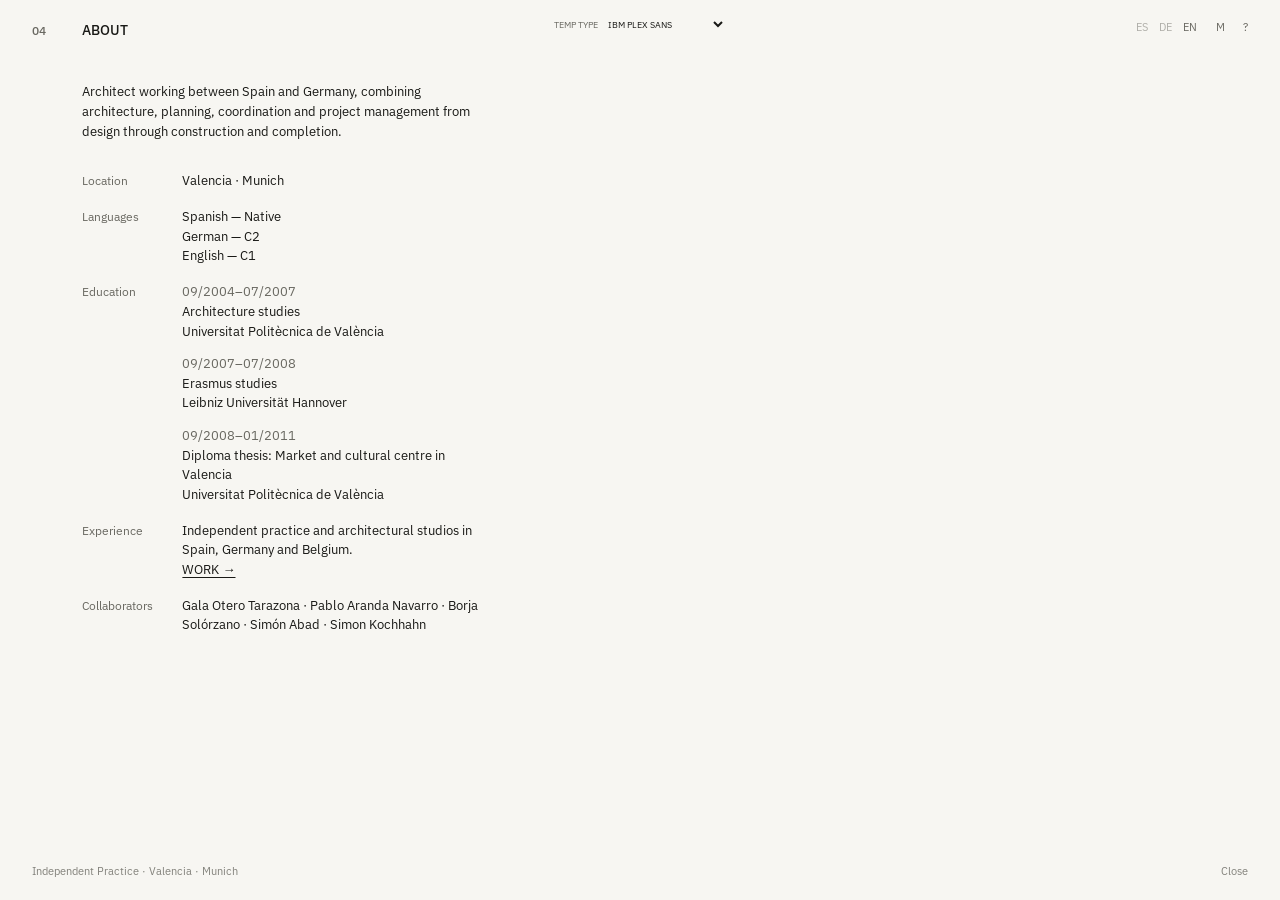
<file: pages/about.html>
<!doctype html>
<html lang="en"><head><meta charset="utf-8"><meta name="viewport" content="width=device-width, initial-scale=1"><meta name="theme-color" content="#f7f6f2"><title>About — Carlos Moya</title><link rel="stylesheet" href="../styles/tokens.css"><link rel="stylesheet" href="../styles/base.css"><link rel="stylesheet" href="../styles/layout.css"><link rel="stylesheet" href="../styles/components.css">
<link rel="stylesheet" href="../styles/log-field.css">
  <link rel="stylesheet" href="../styles/plex-experiment.css">
  <link rel="stylesheet" href="../styles/cursor-experiment.css"><script src="../scripts/theme.js"></script>
<script src="../scripts/cursor-experiment.js" defer></script>
<script src="../scripts/plex-experiment.js" defer></script>
<script src="../scripts/content-data.js" defer></script>
<script src="../content/images.js" defer></script>
<script src="../content/projects.js" defer></script>
<script src="../content/log.js" defer></script>
<script src="../content/work.js" defer></script>
<script src="../content/about.js" defer></script>
<script src="../content/texts.js" defer></script>
<script src="../scripts/i18n.js" defer></script>
<script src="../scripts/site-shell.js" defer></script>
<script src="../scripts/content.js" defer></script>
<script src="../scripts/log-field.js" defer></script>
<script src="../scripts/view-controller.js" defer></script>
<script src="../scripts/shortcuts.js" defer></script>
<script src="../scripts/project-gallery.js" defer></script>
<script src="../scripts/project-preview.js" defer></script>
</head>
<body data-page="about"><div id="site-header"></div><main class="site-main"><noscript>Please enable JavaScript to view this multilingual archive.</noscript></main></body></html>
</file>
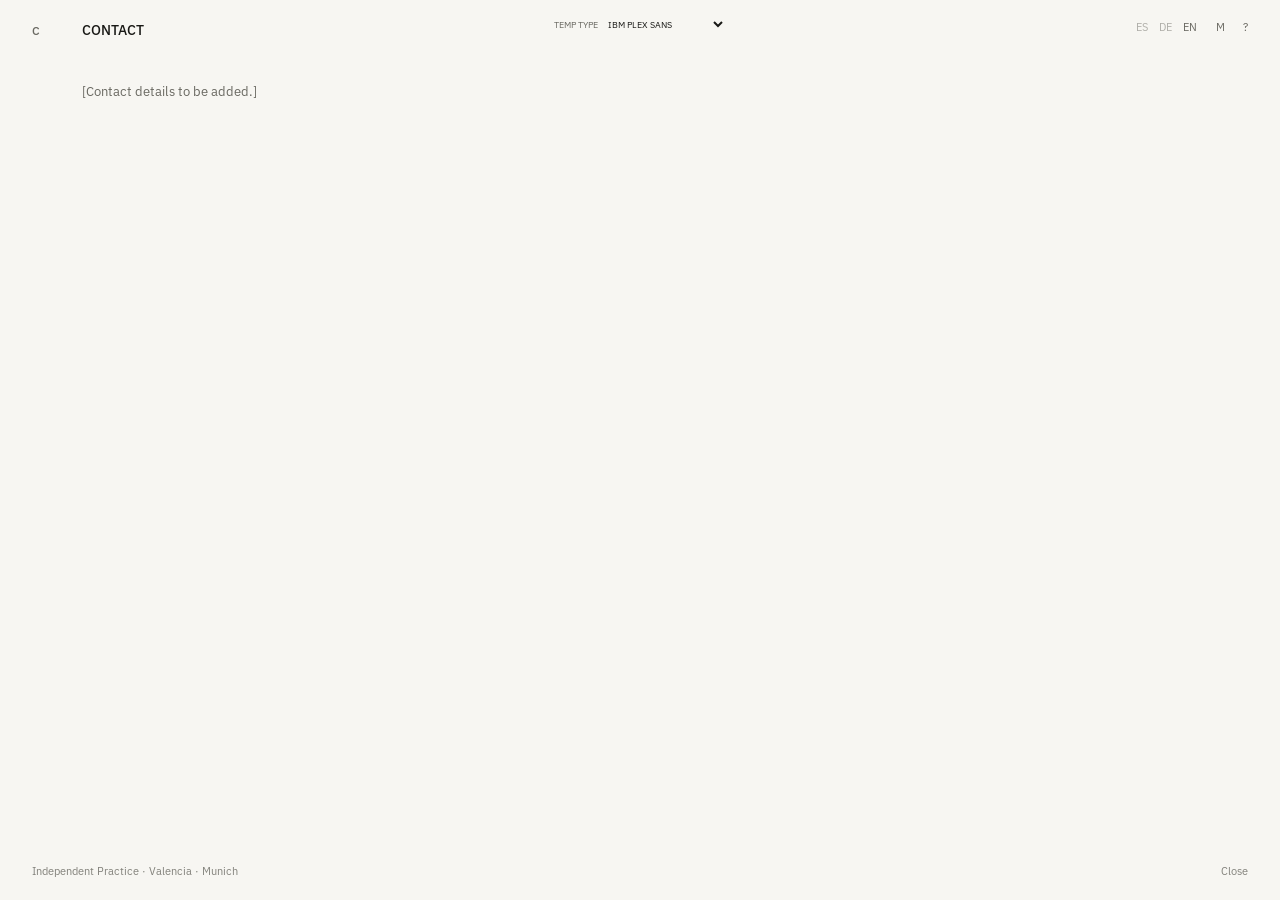
<file: pages/contact.html>
<!doctype html>
<html lang="en"><head><meta charset="utf-8"><meta name="viewport" content="width=device-width, initial-scale=1"><meta name="theme-color" content="#f7f6f2"><title>Contact — Carlos Moya</title><link rel="stylesheet" href="../styles/tokens.css"><link rel="stylesheet" href="../styles/base.css"><link rel="stylesheet" href="../styles/layout.css"><link rel="stylesheet" href="../styles/components.css">
<link rel="stylesheet" href="../styles/log-field.css">
  <link rel="stylesheet" href="../styles/plex-experiment.css">
  <link rel="stylesheet" href="../styles/cursor-experiment.css"><script src="../scripts/theme.js"></script>
<script src="../scripts/cursor-experiment.js" defer></script>
<script src="../scripts/plex-experiment.js" defer></script>
<script src="../scripts/content-data.js" defer></script>
<script src="../content/images.js" defer></script>
<script src="../content/projects.js" defer></script>
<script src="../content/log.js" defer></script>
<script src="../content/work.js" defer></script>
<script src="../content/about.js" defer></script>
<script src="../content/texts.js" defer></script>
<script src="../scripts/i18n.js" defer></script>
<script src="../scripts/site-shell.js" defer></script>
<script src="../scripts/content.js" defer></script>
<script src="../scripts/log-field.js" defer></script>
<script src="../scripts/view-controller.js" defer></script>
<script src="../scripts/shortcuts.js" defer></script>
<script src="../scripts/project-gallery.js" defer></script>
<script src="../scripts/project-preview.js" defer></script>
</head>
<body data-page="contact"><div id="site-header"></div><main class="site-main"><noscript>Please enable JavaScript to view this multilingual archive.</noscript></main></body></html>
</file>
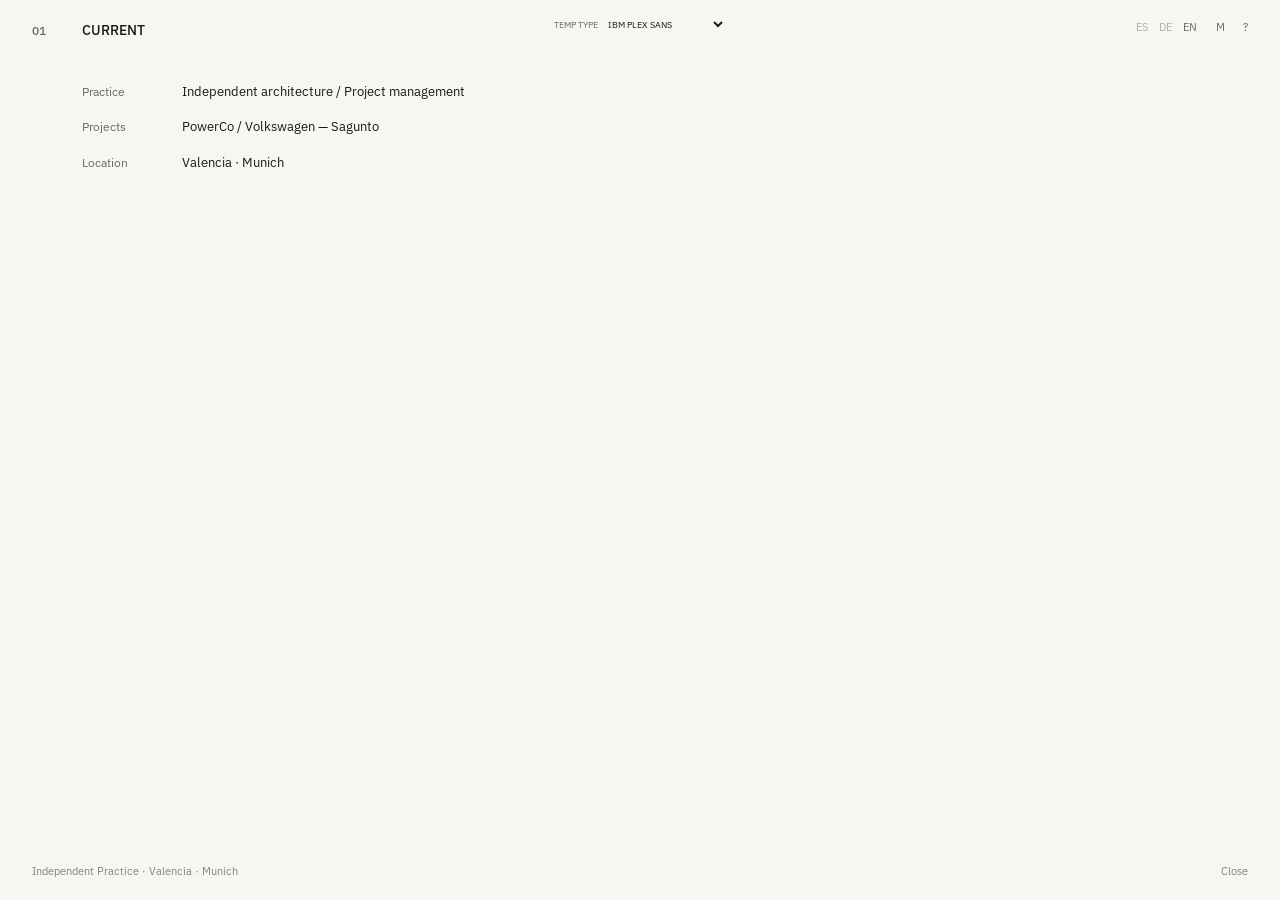
<file: pages/current.html>
<!doctype html>
<html lang="en">
<head><meta charset="utf-8"><meta name="viewport" content="width=device-width, initial-scale=1"><meta name="theme-color" content="#f7f6f2"><title>Current — Carlos Moya</title><link rel="stylesheet" href="../styles/tokens.css"><link rel="stylesheet" href="../styles/base.css"><link rel="stylesheet" href="../styles/layout.css"><link rel="stylesheet" href="../styles/components.css">
<link rel="stylesheet" href="../styles/log-field.css">
  <link rel="stylesheet" href="../styles/plex-experiment.css">
  <link rel="stylesheet" href="../styles/cursor-experiment.css"><script src="../scripts/theme.js"></script>
<script src="../scripts/cursor-experiment.js" defer></script>
<script src="../scripts/plex-experiment.js" defer></script>
<script src="../scripts/content-data.js" defer></script>
<script src="../content/images.js" defer></script>
<script src="../content/projects.js" defer></script>
<script src="../content/log.js" defer></script>
<script src="../content/work.js" defer></script>
<script src="../content/about.js" defer></script>
<script src="../content/texts.js" defer></script>
<script src="../scripts/i18n.js" defer></script>
<script src="../scripts/site-shell.js" defer></script>
<script src="../scripts/content.js" defer></script>
<script src="../scripts/log-field.js" defer></script>
<script src="../scripts/view-controller.js" defer></script>
<script src="../scripts/shortcuts.js" defer></script>
<script src="../scripts/project-gallery.js" defer></script>
<script src="../scripts/project-preview.js" defer></script>
</head>
<body data-page="current"><div id="site-header"></div><main class="site-main"><noscript>Please enable JavaScript to view this multilingual archive.</noscript></main></body>
</html>
</file>
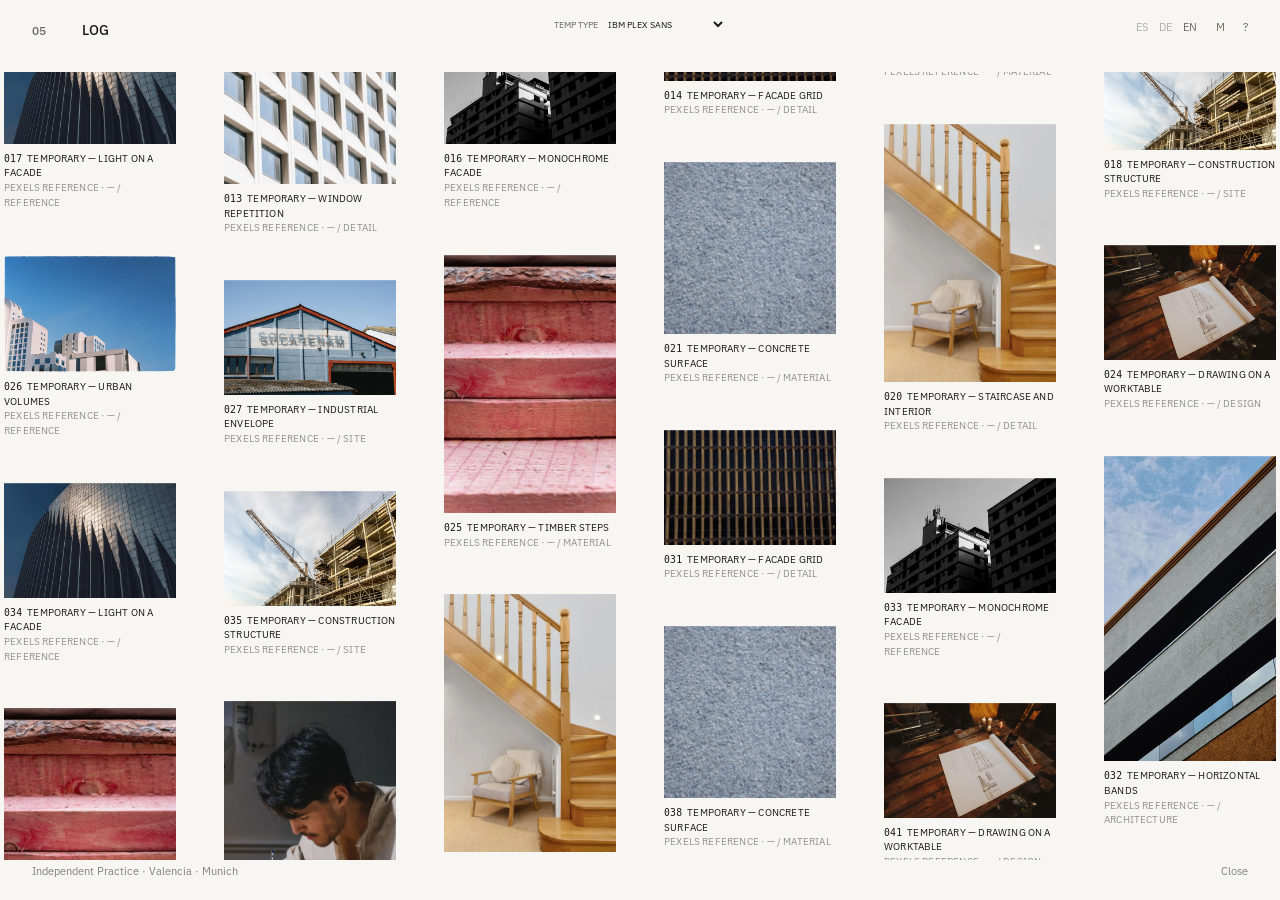
<file: pages/log.html>
<!doctype html>
<html lang="en">
<head><meta charset="utf-8"><meta name="viewport" content="width=device-width, initial-scale=1"><meta name="theme-color" content="#f7f6f2"><title>Log — Carlos Moya</title><link rel="stylesheet" href="../styles/tokens.css"><link rel="stylesheet" href="../styles/base.css"><link rel="stylesheet" href="../styles/layout.css"><link rel="stylesheet" href="../styles/components.css">
<link rel="stylesheet" href="../styles/log-field.css">
  <link rel="stylesheet" href="../styles/plex-experiment.css">
  <link rel="stylesheet" href="../styles/cursor-experiment.css"><script src="../scripts/theme.js"></script>
<script src="../scripts/cursor-experiment.js" defer></script>
<script src="../scripts/plex-experiment.js" defer></script>
<script src="../scripts/content-data.js" defer></script>
<script src="../content/images.js" defer></script>
<script src="../content/projects.js" defer></script>
<script src="../content/log.js" defer></script>
<script src="../content/work.js" defer></script>
<script src="../content/about.js" defer></script>
<script src="../content/texts.js" defer></script>
<script src="../scripts/i18n.js" defer></script>
<script src="../scripts/site-shell.js" defer></script>
<script src="../scripts/content.js" defer></script>
<script src="../scripts/log-field.js" defer></script>
<script src="../scripts/view-controller.js" defer></script>
<script src="../scripts/shortcuts.js" defer></script>
<script src="../scripts/project-gallery.js" defer></script>
<script src="../scripts/project-preview.js" defer></script>
</head>
<body data-page="log"><div id="site-header"></div><main class="site-main"><noscript>Please enable JavaScript to view this multilingual archive.</noscript></main></body>
</html>
</file>
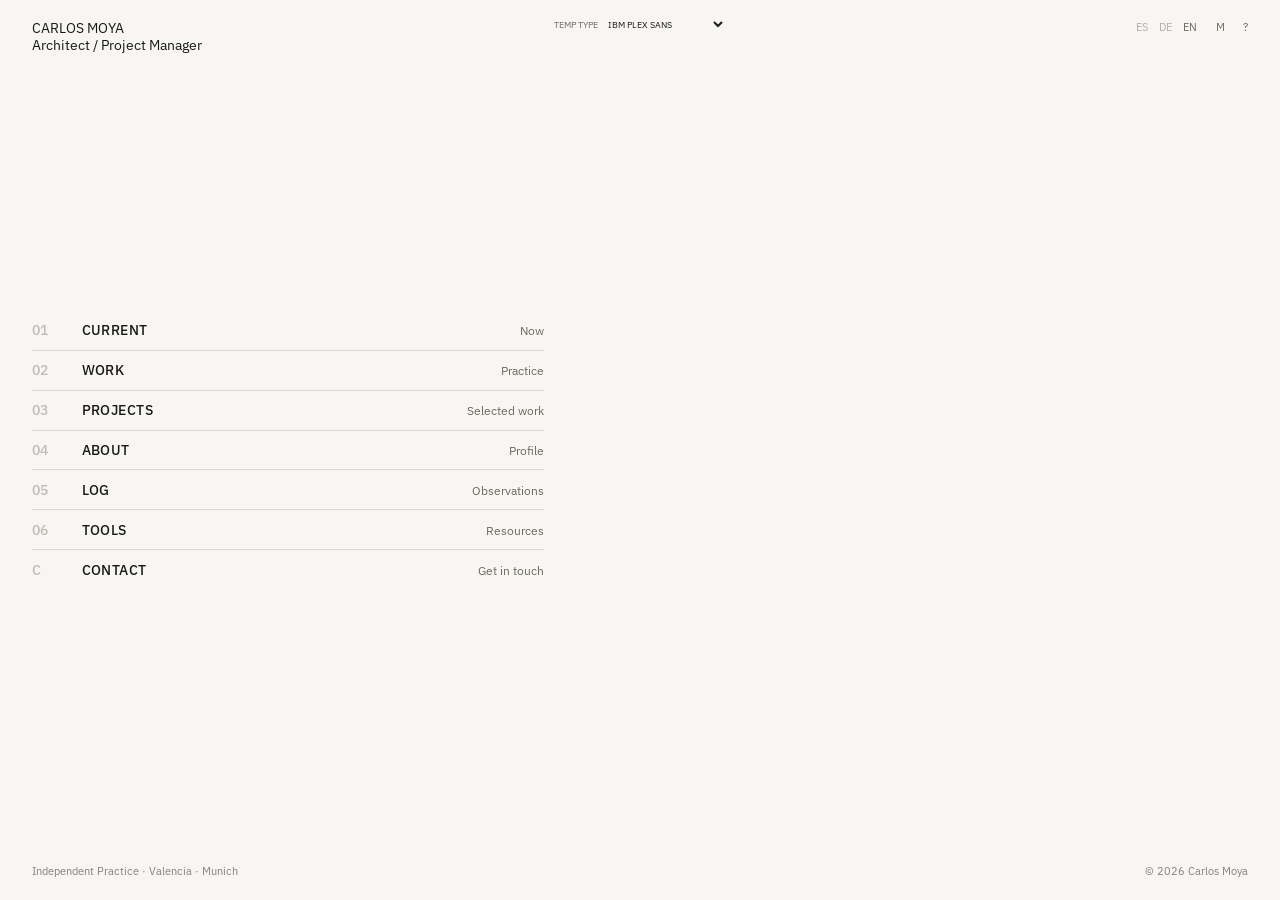
<file: pages/project.html>
<!doctype html>
<html lang="en">
<head>
  <meta charset="utf-8"><meta name="viewport" content="width=device-width, initial-scale=1"><meta name="theme-color" content="#f7f6f2">
  <meta name="description" content="Carlos Moya — project archive."><title>Project — Carlos Moya</title>
  <link rel="stylesheet" href="../styles/tokens.css"><link rel="stylesheet" href="../styles/base.css"><link rel="stylesheet" href="../styles/layout.css"><link rel="stylesheet" href="../styles/components.css">
<link rel="stylesheet" href="../styles/log-field.css">
  <link rel="stylesheet" href="../styles/plex-experiment.css">
  <link rel="stylesheet" href="../styles/cursor-experiment.css">
  
<script src="../scripts/theme.js"></script>
<script src="../scripts/cursor-experiment.js" defer></script>
<script src="../scripts/plex-experiment.js" defer></script>
<script src="../scripts/content-data.js" defer></script>
<script src="../content/images.js" defer></script>
<script src="../content/projects.js" defer></script>
<script src="../content/log.js" defer></script>
<script src="../content/work.js" defer></script>
<script src="../content/about.js" defer></script>
<script src="../content/texts.js" defer></script>
<script src="../scripts/i18n.js" defer></script>
<script src="../scripts/site-shell.js" defer></script>
<script src="../scripts/content.js" defer></script>
<script src="../scripts/log-field.js" defer></script>
<script src="../scripts/view-controller.js" defer></script>
<script src="../scripts/shortcuts.js" defer></script>
<script src="../scripts/project-gallery.js" defer></script>
<script src="../scripts/project-preview.js" defer></script>
</head>
<body data-page="project">
  <div id="site-header"></div>
  <main class="site-main"><noscript>Please enable JavaScript to view this multilingual archive.</noscript></main>
</body>
</html>
</file>
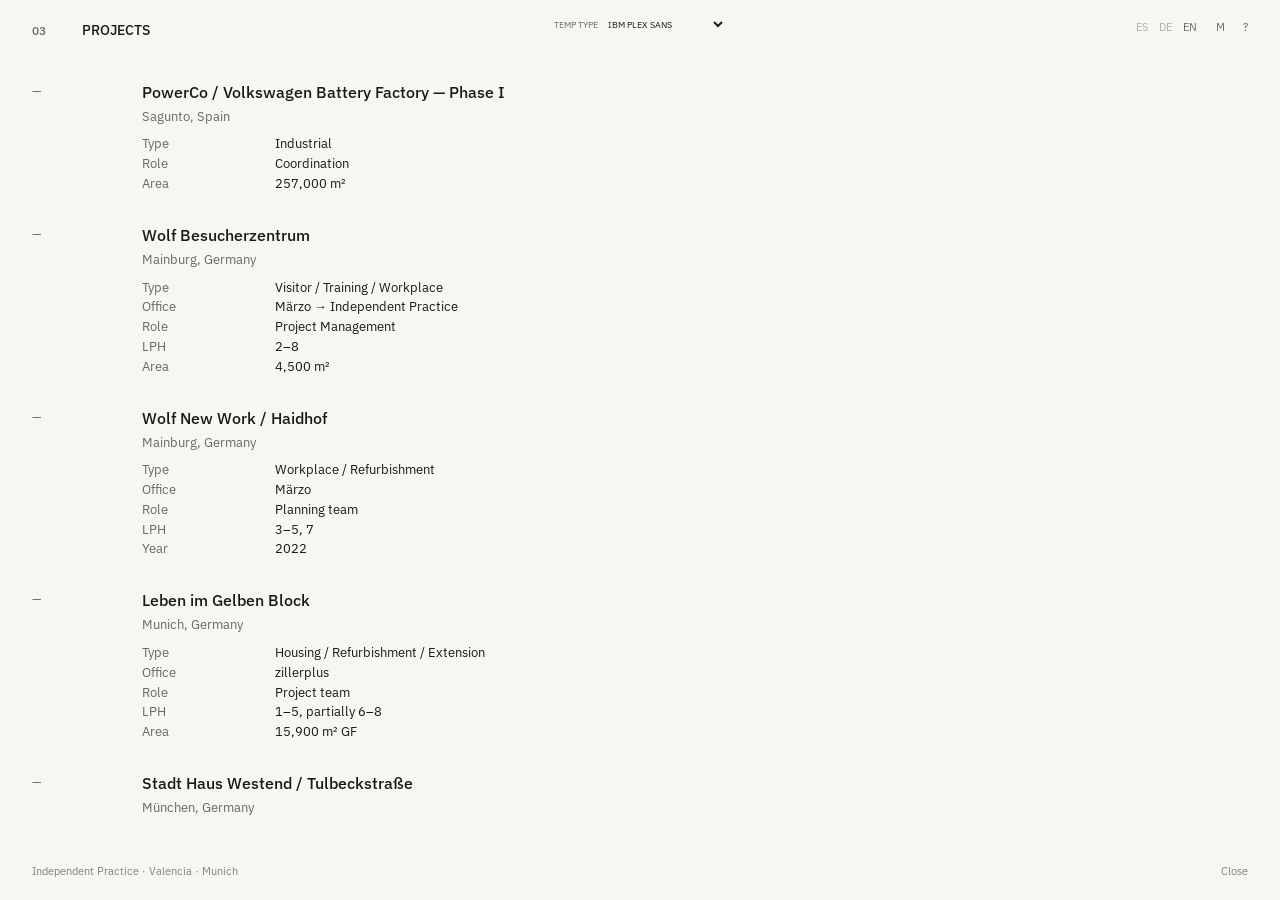
<file: pages/projects.html>
<!doctype html>
<html lang="en">
<head>
  <meta charset="utf-8"><meta name="viewport" content="width=device-width, initial-scale=1"><meta name="theme-color" content="#f7f6f2">
  <title>Projects — Carlos Moya</title>
  <link rel="stylesheet" href="../styles/tokens.css"><link rel="stylesheet" href="../styles/base.css"><link rel="stylesheet" href="../styles/layout.css"><link rel="stylesheet" href="../styles/components.css">
<link rel="stylesheet" href="../styles/log-field.css">
  <link rel="stylesheet" href="../styles/plex-experiment.css">
  <link rel="stylesheet" href="../styles/cursor-experiment.css">
  
<script src="../scripts/theme.js"></script>
<script src="../scripts/cursor-experiment.js" defer></script>
<script src="../scripts/plex-experiment.js" defer></script>
<script src="../scripts/content-data.js" defer></script>
<script src="../content/images.js" defer></script>
<script src="../content/projects.js" defer></script>
<script src="../content/log.js" defer></script>
<script src="../content/work.js" defer></script>
<script src="../content/about.js" defer></script>
<script src="../content/texts.js" defer></script>
<script src="../scripts/i18n.js" defer></script>
<script src="../scripts/site-shell.js" defer></script>
<script src="../scripts/content.js" defer></script>
<script src="../scripts/log-field.js" defer></script>
<script src="../scripts/view-controller.js" defer></script>
<script src="../scripts/shortcuts.js" defer></script>
<script src="../scripts/project-gallery.js" defer></script>
<script src="../scripts/project-preview.js" defer></script>
</head>
<body data-page="projects">
  <div id="site-header"></div>
  <main class="site-main"><noscript>Please enable JavaScript to view this multilingual archive.</noscript></main>
</body>
</html>
</file>
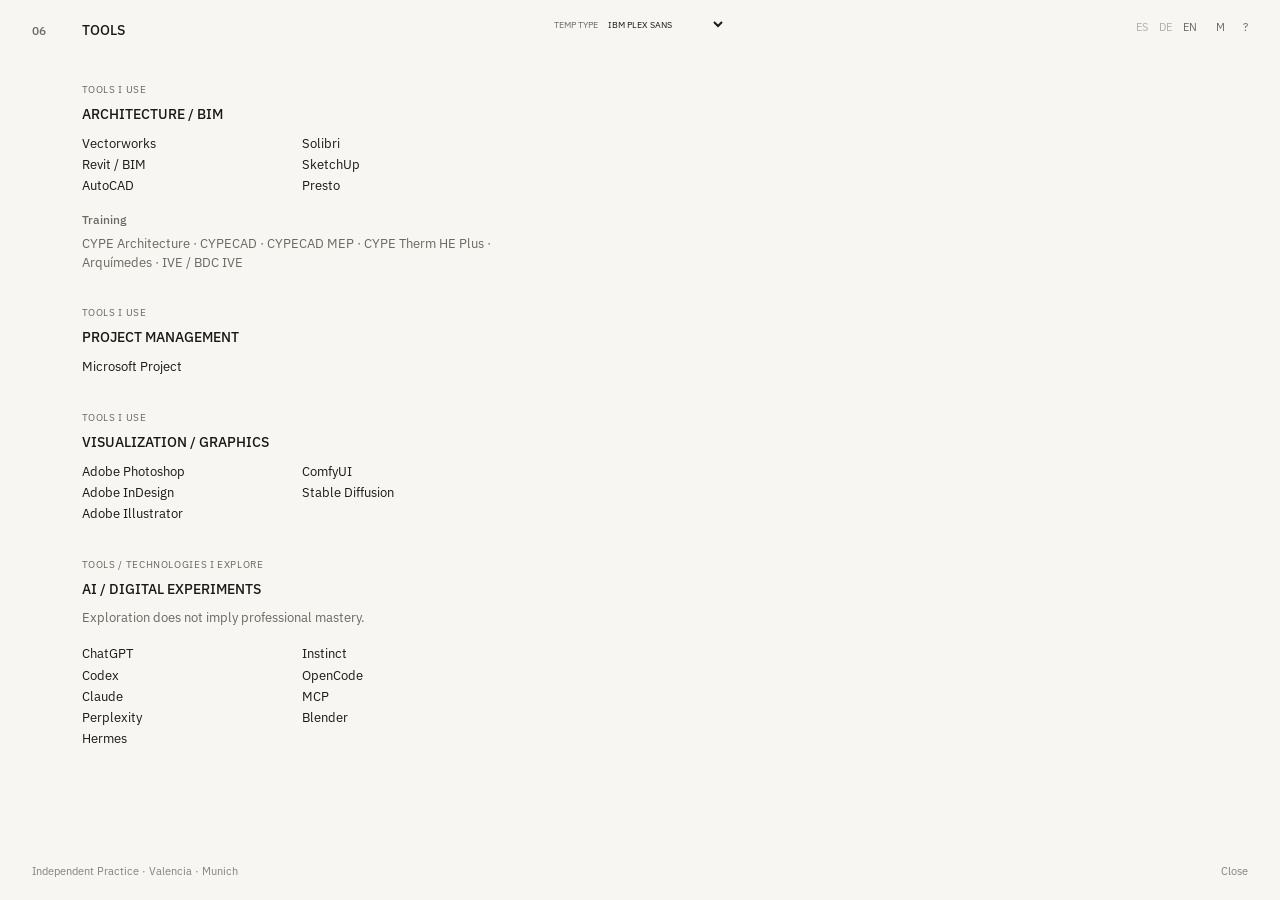
<file: pages/tools.html>
<!doctype html>
<html lang="en"><head><meta charset="utf-8"><meta name="viewport" content="width=device-width, initial-scale=1"><meta name="theme-color" content="#f7f6f2"><title>Tools — Carlos Moya</title><link rel="stylesheet" href="../styles/tokens.css"><link rel="stylesheet" href="../styles/base.css"><link rel="stylesheet" href="../styles/layout.css"><link rel="stylesheet" href="../styles/components.css">
<link rel="stylesheet" href="../styles/log-field.css">
  <link rel="stylesheet" href="../styles/plex-experiment.css">
  <link rel="stylesheet" href="../styles/cursor-experiment.css"><script src="../scripts/theme.js"></script>
<script src="../scripts/cursor-experiment.js" defer></script>
<script src="../scripts/plex-experiment.js" defer></script>
<script src="../scripts/content-data.js" defer></script>
<script src="../content/images.js" defer></script>
<script src="../content/projects.js" defer></script>
<script src="../content/log.js" defer></script>
<script src="../content/work.js" defer></script>
<script src="../content/about.js" defer></script>
<script src="../content/texts.js" defer></script>
<script src="../scripts/i18n.js" defer></script>
<script src="../scripts/site-shell.js" defer></script>
<script src="../scripts/content.js" defer></script>
<script src="../scripts/log-field.js" defer></script>
<script src="../scripts/view-controller.js" defer></script>
<script src="../scripts/shortcuts.js" defer></script>
<script src="../scripts/project-gallery.js" defer></script>
<script src="../scripts/project-preview.js" defer></script>
</head>
<body data-page="tools"><div id="site-header"></div><main class="site-main"><noscript>Please enable JavaScript to view this multilingual archive.</noscript></main></body></html>
</file>
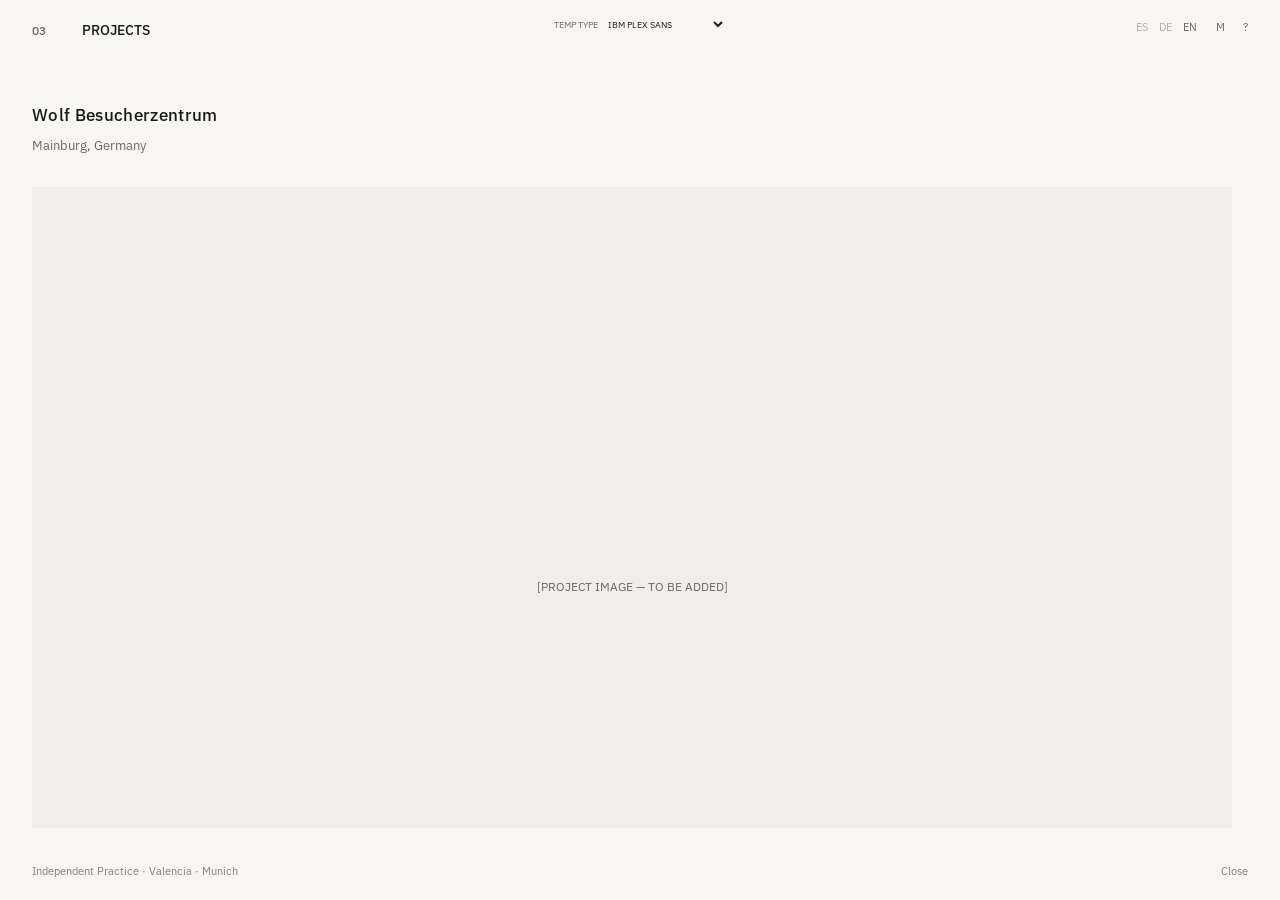
<file: pages/wolf-besucherzentrum.html>
<!doctype html>
<html lang="en">
<head>
  <meta charset="utf-8"><meta name="viewport" content="width=device-width, initial-scale=1"><meta name="theme-color" content="#f7f6f2">
  <meta name="description" content="Wolf Mehrzweckzentrum — Mainburg, Germany, 2021–2026."><title>Wolf Mehrzweckzentrum — Carlos Moya</title>
  <link rel="stylesheet" href="../styles/tokens.css"><link rel="stylesheet" href="../styles/base.css"><link rel="stylesheet" href="../styles/layout.css"><link rel="stylesheet" href="../styles/components.css">
<link rel="stylesheet" href="../styles/log-field.css">
  <link rel="stylesheet" href="../styles/plex-experiment.css">
  <link rel="stylesheet" href="../styles/cursor-experiment.css">
  
<script src="../scripts/theme.js"></script>
<script src="../scripts/cursor-experiment.js" defer></script>
<script src="../scripts/plex-experiment.js" defer></script>
<script src="../scripts/content-data.js" defer></script>
<script src="../content/images.js" defer></script>
<script src="../content/projects.js" defer></script>
<script src="../content/log.js" defer></script>
<script src="../content/work.js" defer></script>
<script src="../content/about.js" defer></script>
<script src="../content/texts.js" defer></script>
<script src="../scripts/i18n.js" defer></script>
<script src="../scripts/site-shell.js" defer></script>
<script src="../scripts/content.js" defer></script>
<script src="../scripts/log-field.js" defer></script>
<script src="../scripts/view-controller.js" defer></script>
<script src="../scripts/shortcuts.js" defer></script>
<script src="../scripts/project-gallery.js" defer></script>
<script src="../scripts/project-preview.js" defer></script>
</head>
<body data-page="project" data-project="wolf-mainburg">
  <div id="site-header"></div>
  <main class="site-main"><noscript>Please enable JavaScript to view this multilingual archive.</noscript></main>
</body>
</html>
</file>
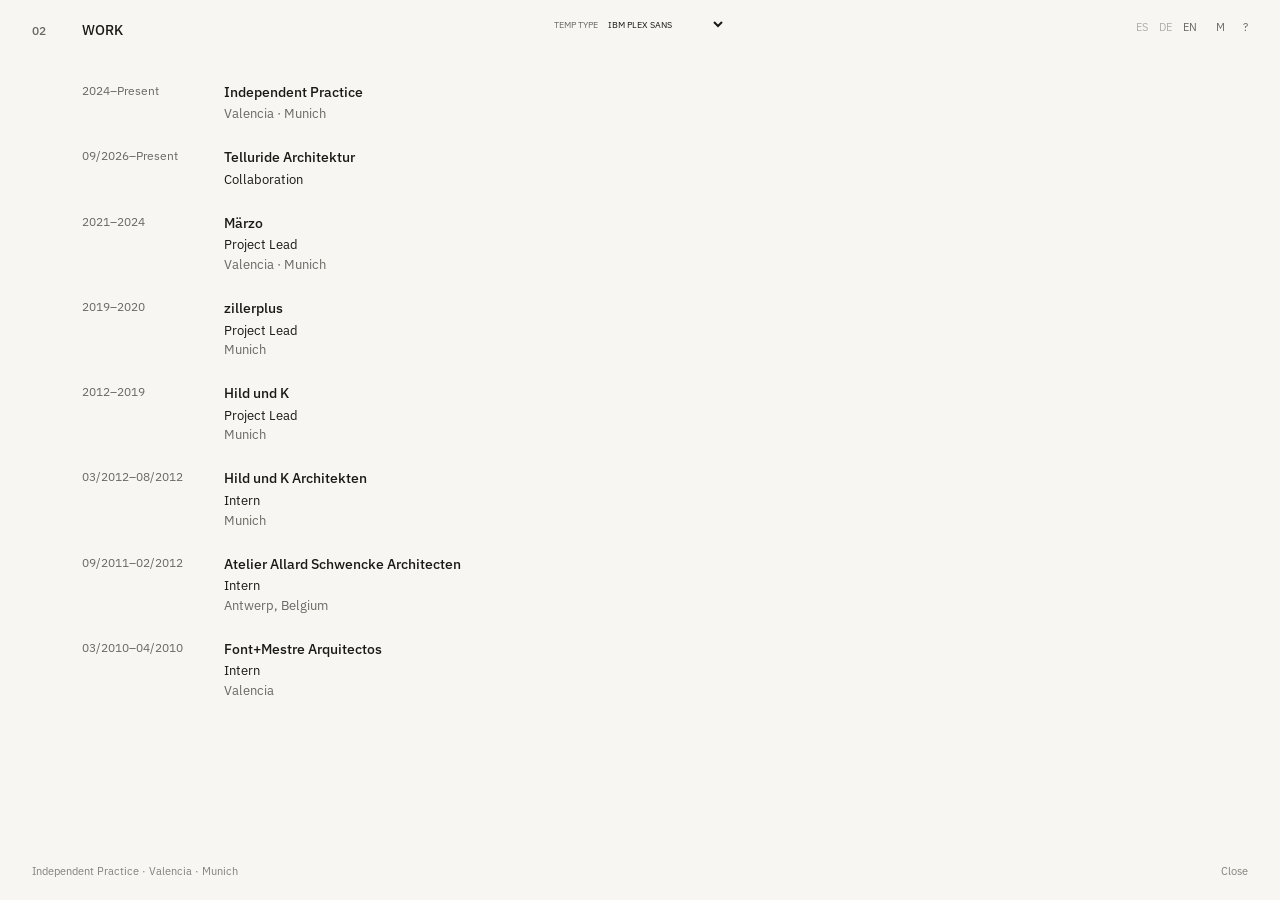
<file: pages/work.html>
<!doctype html>
<html lang="en"><head><meta charset="utf-8"><meta name="viewport" content="width=device-width, initial-scale=1"><meta name="theme-color" content="#f7f6f2"><title>Work — Carlos Moya</title><link rel="stylesheet" href="../styles/tokens.css"><link rel="stylesheet" href="../styles/base.css"><link rel="stylesheet" href="../styles/layout.css"><link rel="stylesheet" href="../styles/components.css">
<link rel="stylesheet" href="../styles/log-field.css">
  <link rel="stylesheet" href="../styles/plex-experiment.css">
  <link rel="stylesheet" href="../styles/cursor-experiment.css"><script src="../scripts/theme.js"></script>
<script src="../scripts/cursor-experiment.js" defer></script>
<script src="../scripts/plex-experiment.js" defer></script>
<script src="../scripts/content-data.js" defer></script>
<script src="../content/images.js" defer></script>
<script src="../content/projects.js" defer></script>
<script src="../content/log.js" defer></script>
<script src="../content/work.js" defer></script>
<script src="../content/about.js" defer></script>
<script src="../content/texts.js" defer></script>
<script src="../scripts/i18n.js" defer></script>
<script src="../scripts/site-shell.js" defer></script>
<script src="../scripts/content.js" defer></script>
<script src="../scripts/log-field.js" defer></script>
<script src="../scripts/view-controller.js" defer></script>
<script src="../scripts/shortcuts.js" defer></script>
<script src="../scripts/project-gallery.js" defer></script>
<script src="../scripts/project-preview.js" defer></script>
</head>
<body data-page="work"><div id="site-header"></div><main class="site-main"><noscript>Please enable JavaScript to view this multilingual archive.</noscript></main></body></html>
</file>
<file: styles/tokens.css>
:root {
  color-scheme: light;
  --paper: #f7f6f2; --paper-raised: #efeee9; --ink: #191916; --muted: #696861; --line: rgba(25,25,22,.13);
  --serif: "Times New Roman", Times, Georgia, serif; --sans: Arial, Helvetica, sans-serif;
  --text-xs: .75rem; --text-sm: .865rem; --text-base: 1.04rem; --text-lg: 1.39rem;
  --text-body: .82rem; --text-metadata: .795rem; --text-label: .78rem;
  --text-project: .98rem; --text-control: .66rem; --text-log-caption: 9.8px;
  --space-1: .35rem; --space-2: .7rem; --space-3: 1rem; --space-4: 1.5rem; --space-5: 2rem; --space-6: 3rem; --space-7: 5rem; --space-8: 8rem;
  --view-fade: 500ms; --item-fade: 400ms; --hover-speed: 250ms; --load-fade: 400ms;
  --speed-fast: 200ms; --speed: 240ms; --speed-slow: 380ms; --ease: ease;
  /* Media queries repeat these values: custom properties cannot be used in media conditions. */
  --bp-tablet: 760px; --bp-mobile: 520px; --content: 1376px;
}
:root[data-theme="dark"] { color-scheme: dark; --paper: #181817; --paper-raised: #222221; --ink: #eeede8; --muted: #aaa9a2; --line: rgba(238,237,232,.14); }
@media (prefers-color-scheme: dark) {
  :root:not([data-theme="light"]) { color-scheme: dark; --paper: #181817; --paper-raised: #222221; --ink: #eeede8; --muted: #aaa9a2; --line: rgba(238,237,232,.14); }
}
@media (prefers-reduced-motion: reduce) { :root { --view-fade: 0ms; --item-fade: 0ms; --hover-speed: 0ms; --load-fade: 0ms; --speed-fast: 0ms; --speed: 0ms; --speed-slow: 0ms; } }
</file>
<file: styles/base.css>
*, *::before, *::after { box-sizing: border-box; }
html { font-size: 16px; }
body { margin: 0; background: var(--paper); color: var(--ink); font-family: var(--serif); font-size: var(--text-base); line-height: 1.5; }
a { color: inherit; text-decoration: none; }
a, button { transition: opacity var(--hover-speed) ease; }
a:hover { opacity: .35; }
button:hover { opacity: .66; }
button, select { font: inherit; color: inherit; }
button { cursor: pointer; }
button, select { border: 0; border-radius: 0; background: transparent; }
:focus-visible { outline: 1px solid var(--ink); outline-offset: 5px; }
h1, h2, h3, p { margin: 0 0 1rem; }
h1, h2, h3 { font-weight: normal; }
img { display: block; max-width: 100%; height: auto; }
ul, ol { margin: 0; padding: 0; list-style: none; }
dl, dd { margin: 0; }
.secondary { color: var(--muted); }
.sr-only { position: absolute; width: 1px; height: 1px; padding: 0; overflow: hidden; clip-path: inset(50%); white-space: nowrap; border: 0; }
.eyebrow { font-family: var(--sans); font-size: var(--text-xs); letter-spacing: .06em; color: var(--muted); }
.utility { padding: .2rem; font-family: var(--sans); font-size: var(--text-sm); line-height: 1.4; }
.text-link { text-decoration: underline; text-underline-offset: .25em; }
</file>
<file: styles/layout.css>
.site-header { position: fixed; inset: 0 0 auto; background: var(--paper); z-index: 10; display: flex; justify-content: space-between; align-items: flex-start; padding: 1.25rem 2rem; gap: 1rem; }
.brand { font-size: var(--text-sm); line-height: 1.2; }
.brand span { display: block; }
.header-tools { display: flex; align-items: center; gap: 1.15rem; }
.home-main { position: relative; min-height: max(100svh, 32rem); display: flex; align-items: flex-start; justify-content: center; flex-direction: column; padding: 6rem 2rem; }
.home-index { width: min(100%,32rem); }
.home-index a { display: grid; grid-template-columns: 2.3rem minmax(0,1fr) auto; gap: .8rem; align-items: baseline; border-bottom: 1px solid var(--line); padding: .57rem 0; font-family: var(--sans); font-size: var(--text-sm); letter-spacing: .03em; }
.home-index a:last-child { border-bottom: 0; }
.home-index a > span:first-child { color: var(--muted); font-variant-numeric: tabular-nums; }
.index-note { color: var(--muted); font-size: .72rem; line-height: 1.4; letter-spacing: 0; text-align: right; max-width: 11rem; }
.home-footer { position: absolute; bottom: 1.25rem; left: 2rem; right: 2rem; display: flex; flex-wrap: wrap; justify-content: space-between; gap: .5rem 1rem; font-size: var(--text-control); color: var(--muted); }
/* Interior pages use a small interface heading and a narrow, left-aligned content column. */
.site-main { min-height: 100svh; width: calc(100% - 4rem); max-width: none; margin-inline: 2rem; padding-top: 7.5rem; padding-bottom: 6rem; font-size: var(--text-sm); line-height: 1.5; }
.page-heading { display: grid; grid-template-columns: 2.3rem minmax(0,1fr); gap: .8rem; align-items: baseline; max-width: 32rem; margin-bottom: 2.1rem; }
.page-heading h1 { font-size: var(--text-sm); line-height: 1.4; letter-spacing: .03em; margin: 0; }
.page-heading .eyebrow { font-size: var(--text-xs); letter-spacing: 0; }
.page-body { max-width: 29rem; margin-left: 3.1rem; }
.page-return { margin: 3rem 0 0 3.1rem; font-size: var(--text-xs); color: var(--muted); }
.corner-footer { position: fixed; z-index: 9; bottom: 1.25rem; left: 2rem; right: 2rem; display: flex; flex-wrap: wrap; justify-content: space-between; gap: .5rem 1rem; font-size: var(--text-control); color: var(--muted); pointer-events: none; }
.corner-footer span { background: var(--paper); }
.archive-empty { max-width: 29rem; margin-left: 3.1rem; min-height: 0; color: var(--muted); }
/* Identical quiet utility treatment on the home and interior pages. */

.header-tools { color: var(--muted); }
.header-tools .utility { font-size: var(--text-control); }
.home-footer, .corner-footer { opacity: .82; }

@media (max-width: 760px) {
  .site-header { padding: 1rem 1.15rem; }
  .header-tools { gap: .65rem; }
  .site-main { width: calc(100% - 2.3rem); margin-inline: 1.15rem; padding-top: 6.5rem; }
  .home-main { padding: 6rem 1.15rem; min-height: max(100svh,34rem); }
  .home-index a { grid-template-columns: 1.7rem minmax(0,1fr) auto; gap: .6rem; padding: .66rem 0; }
  .home-footer { left: 1.15rem; right: 1.15rem; bottom: 1rem; }
  .page-heading { grid-template-columns: 1.7rem minmax(0,1fr); gap: .6rem; margin-bottom: 1.7rem; }
  .page-heading h1 { font-size: var(--text-sm); }
  .page-body, .archive-empty { margin-left: 2.3rem; }
  .page-return { margin-left: 2.3rem; }
  .corner-footer { left: 1.15rem; right: 1.15rem; bottom: 1rem; }
}
@media (max-width: 380px) {
  .home-index a { gap: .4rem; font-size: .8rem; }
  .index-note { max-width: 6.7rem; font-size: .665rem; }
  .brand { font-size: .8rem; }
}




/* The index keeps its approved geometry; only interaction states change. */
html.js body { opacity: 0; transition: opacity var(--load-fade) ease; }
html.js body.is-ready { opacity: 1; }
body { height: 100svh; overflow: hidden; }
.home-main { height: 100svh; min-height: 0; }
.home-main, .brand, .home-copyright { opacity: 1; visibility: visible; transition: opacity var(--view-fade) ease, visibility 0s; }
body:not([data-view="home"]) .home-main,
body:not([data-view="home"]) .brand,
body:not([data-view="home"]) .home-copyright { opacity: 0; visibility: hidden; pointer-events: none; transition: opacity var(--view-fade) ease, visibility 0s var(--view-fade); }
body.is-switching .home-main, body.is-switching .brand { pointer-events: none; }
.home-footer { position: fixed; z-index: 16; pointer-events: none; }
.header-tools { align-items: baseline; }
.language-control { display: flex; align-items: baseline; gap: .7rem; }
.language-button, .header-tools .utility { padding: 0; font-family: var(--serif); font-size: var(--text-control); line-height: 1.5; }
.language-button { opacity: .5; }
.language-button.is-active { opacity: 1; }
.language-button:hover { opacity: .75; }
.section-view { position: fixed; inset: 0; z-index: 12; opacity: 0; visibility: hidden; pointer-events: none; background: var(--paper); transition: opacity var(--view-fade) ease, visibility 0s var(--view-fade); }
.section-view.is-visible { opacity: 1; visibility: visible; pointer-events: auto; transition-delay: 0s, 0s; }
.section-view > .header-tools { position: fixed; top: 1.25rem; right: 2rem; color: var(--muted); }
.section-identifier { position: fixed; left: 2rem; top: 1.25rem; }
.section-identifier h1 { font-size: var(--text-sm); font-weight: normal; margin: 0; }
.section-identifier button { display: grid; grid-template-columns: 2.3rem minmax(0,1fr); gap: .8rem; align-items: baseline; padding: 0; font: inherit; line-height: 1.5; text-align: left; }
.view-number { font-size: var(--text-xs); color: var(--muted); }
.view-scroll.site-main { position: absolute; inset: 5.1rem 2rem 4.5rem; width: auto; min-height: 0; margin: 0; padding: 0 1rem 2rem 0; overflow-y: auto; overflow-x: hidden; overscroll-behavior: contain; scrollbar-width: thin; font-size: var(--text-body); }
.view-scroll .page-body { max-width: 26rem; }
.view-scroll .intro { font-size: var(--text-body); max-width: 25rem; }
.view-scroll .timeline { max-width: 30rem; }
.view-scroll .timeline h2 { font-size: .845rem; }
.view-close { position: fixed; right: 2rem; bottom: 1.25rem; padding: 0; border: 0; background: none; font-family: var(--serif); font-size: var(--text-control); line-height: 1.5; color: var(--muted); opacity: .82; }
.section-identifier button:hover, .view-close:hover { opacity: .35; }
.stagger-item { opacity: 0; visibility: hidden; transform: translateY(4px); transition: opacity var(--item-fade) ease, transform var(--item-fade) ease, visibility 0s; transition-delay: 0ms; }
.section-view.is-visible .stagger-item { opacity: 1; visibility: visible; transform: translateY(0); transition-delay: var(--item-delay, 0ms); }
.section-view.is-closing .stagger-item { visibility: visible; transform: translateY(0); transition-delay: 0ms; }
@media (max-width: 760px) {
  body { height: auto; min-height: 100svh; overflow-y: auto; }
  body:not([data-view="home"]) { overflow: hidden; }
  .home-main { height: auto; min-height: max(100svh, 34rem); }
  .section-identifier { top: 1rem; left: 1.15rem; }
  .section-identifier button { grid-template-columns: 1.7rem minmax(0,1fr); gap: .6rem; }
  .section-view > .header-tools { top: 1rem; right: 1.15rem; }
  .view-scroll.site-main { inset: 4.5rem 1.15rem 4.5rem; padding-right: 0; -webkit-overflow-scrolling: touch; touch-action: pan-y; }
  .view-close { right: 1.15rem; bottom: 1rem; }
}
@media (prefers-reduced-motion: reduce) {
  .stagger-item, .section-view.is-visible .stagger-item, .section-view.is-closing .stagger-item { transform: none; transition-delay: 0ms; }
}
</file>
<file: styles/components.css>
.timeline { max-width: 32rem; margin-left: 3.1rem; }
.timeline > li { display: grid; grid-template-columns: 7.5rem minmax(0,1fr); gap: 1.4rem; padding: 0 0 1.45rem; }
.timeline h2 { font-size: .89rem; margin-bottom: .15rem; }
.timeline p { margin-bottom: 0; font-size: var(--text-body); }
.period, .project-period { font-size: var(--text-xs); color: var(--muted); font-variant-numeric: tabular-nums; }
.intro { font-size: var(--text-sm); line-height: 1.55; max-width: 27rem; margin-bottom: 1.8rem; }
.profile-list > div { display: grid; grid-template-columns: 5rem minmax(0,1fr); gap: 1.3rem; padding: 0 0 1rem; }
.profile-list dt { font-size: var(--text-label); color: var(--muted); }
.profile-list dd p { margin-bottom: .8rem; }
.profile-list dd p:last-child { margin-bottom: 0; }
.tool-section { margin-bottom: 2rem; }
.tool-section .eyebrow { font-size: .655rem; margin-bottom: .4rem; }
.tool-section h2 { font-size: .845rem; margin-bottom: .55rem; }
.tool-section h3 { font-size: var(--text-label); color: var(--muted); margin: .85rem 0 .3rem; }
.tool-list { columns: 2; column-gap: 1.5rem; }
.tool-list li { break-inside: avoid; padding: .05rem 0; }
.project-index { max-width: 44rem; }
.project-row { display: grid; grid-template-columns: 5.5rem minmax(0,1fr); gap: 1.4rem; padding: 0 0 2rem; }
.project-row h2 { font-size: var(--text-project); line-height: 1.35; margin-bottom: .25rem; overflow-wrap: anywhere; }
.project-location { margin-bottom: .5rem; color: var(--muted); font-size: var(--text-metadata); }
.project-facts { max-width: 36rem; }
.project-facts > div { display: grid; grid-template-columns: 7.4rem minmax(0,1fr); gap: .9rem; padding: .04rem 0; font-size: var(--text-metadata); line-height: 1.45; }
.project-facts dt { color: var(--muted); }
.project-heading { margin: 1.4rem 0 2rem; max-width: 36rem; }
.project-heading h1 { font-size: 1.055rem; line-height: 1.4; letter-spacing: .02em; margin-bottom: .5rem; overflow-wrap: anywhere; }
.project-heading p { font-size: var(--text-body); color: var(--muted); }
.back-link, .project-pagination { font-size: var(--text-xs); color: var(--muted); }
.project-image { margin: 0 0 3rem; max-width: var(--content); }
.project-image figcaption { font-size: var(--text-control); color: var(--muted); padding-top: .4rem; }
.image-trigger { display: block; width: 100%; padding: 0; text-align: inherit; }
.image-placeholder { display: grid; place-items: center; width: 100%; background: var(--paper-raised); color: var(--muted); padding: 1rem; text-align: center; font-family: var(--sans); font-size: var(--text-xs); }
.project-information { display: grid; grid-template-columns: 1fr 1fr; max-width: 48rem; gap: 3rem; margin: 3rem 0 4rem; }
.project-information h2 { font-size: var(--text-label); margin-bottom: .65rem; }
.project-information section { max-width: 25rem; margin-bottom: 1.5rem; }
.project-gallery { max-width: var(--content); }
.project-gallery .project-image:nth-child(odd) { width: 65%; margin-left: auto; }
.project-pagination { display: flex; justify-content: space-between; max-width: var(--content); gap: 2rem; padding-top: .8rem; border-top: 1px solid var(--line); }
.log-archive { max-width: 48rem; }
.log-categories { font-size: var(--text-control); max-width: 25rem; margin-top: 1.5rem; }
.log-entry { max-width: 36rem; margin-bottom: 4rem; break-inside: avoid; }
.log-entry:nth-child(even) { max-width: 28rem; margin-left: 8rem; }
.log-entry h2 { display: flex; align-items: baseline; gap: 1rem; font-size: var(--text-sm); margin-bottom: .2rem; }
.log-number, .log-entry header p { font-size: .71rem; color: var(--muted); }
.log-entry figure { margin: 1rem 0; }
.log-text { max-width: 24rem; font-size: var(--text-body); }

.project-preview { position: fixed; z-index: 20; pointer-events: none; opacity: 0; transition: opacity var(--speed); }
.project-preview.is-visible { opacity: 1; }
.project-preview img, .project-preview .image-placeholder { width: 100%; height: 100%; object-fit: contain; }
.placeholder-preview-note { position: absolute; left: .4rem; bottom: .4rem; padding: .2rem .35rem; background: var(--paper); color: var(--muted); font-family: var(--sans); font-size: var(--text-xs); }
.overlay, .lightbox { position: fixed; inset: 0; width: 100%; max-width: none; height: 100%; max-height: none; margin: 0; border: 0; color: var(--ink); background: var(--paper); padding: 2rem; opacity: 0; transition: opacity var(--speed); }
.overlay[open], .lightbox[open] { display: grid; place-items: center; }
.overlay::backdrop, .lightbox::backdrop { background: transparent; }
.overlay.is-open, .lightbox.is-open { opacity: 1; }
.overlay-panel { width: min(100%,30rem); }
.overlay-top { display: flex; align-items: baseline; justify-content: space-between; margin-bottom: 2rem; }
.overlay-top h2 { font-size: 1.6rem; }
.shortcut-list { display: grid; grid-template-columns: 4rem 1fr; gap: .7rem 1rem; }
kbd { font: inherit; color: var(--muted); }
.lightbox { padding: 3.5rem 2rem 2rem; }
.lightbox-close { position: absolute; right: 1.8rem; top: 1.1rem; font-size: 1.3rem; }
.lightbox-image { max-width: 100%; max-height: 100%; }
.lightbox-image img { width: auto; max-height: calc(100svh - 5.5rem); object-fit: contain; }
.lightbox-image .image-placeholder { width: min(80vw,1000px); max-height: calc(100svh - 5.5rem); }
@media (max-width: 760px) {
  .timeline { margin-left: 2.3rem; }
  .timeline > li { grid-template-columns: 1fr; gap: .3rem; padding-bottom: 1.4rem; }
  .project-row { grid-template-columns: 1fr; gap: .3rem; padding-bottom: 1.8rem; margin-left: 2.3rem; }
  .project-facts > div { grid-template-columns: 6rem minmax(0,1fr); gap: .7rem; }
  .project-information { grid-template-columns: 1fr; gap: 2.5rem; margin: 2.5rem 0; }
  .project-gallery .project-image:nth-child(odd) { width: 100%; }
  .project-image { margin-bottom: 2.5rem; }
  .profile-list > div { grid-template-columns: 1fr; gap: .2rem; }
  .log-entry:nth-child(even) { margin-left: 0; max-width: 100%; }
  .tool-list { columns: 1; }
  .overlay, .lightbox { padding: 3.5rem 1.15rem 1.15rem; }
  .lightbox-image .image-placeholder { width: calc(100vw - 2.3rem); }
}


.home-index a { transition: transform var(--hover-speed) ease; }
.home-index a > span:first-child { opacity: .4; transition: opacity var(--hover-speed) ease; }
.home-index a:hover, .home-index a:focus-visible { opacity: 1; transform: translateX(4px); }
.home-index a:hover > span:first-child, .home-index a:focus-visible > span:first-child { opacity: .65; }
/* Optional, opt-in reveal for a future featured image. Not applied to normal imagery. */
.featured-reveal { clip-path: inset(100% 0 0 0); transition: clip-path var(--item-fade) ease; }
.featured-reveal.is-revealed { clip-path: inset(0 0 0 0); }
@media (prefers-reduced-motion: reduce) {
  .home-index a:hover, .home-index a:focus-visible { transform: none; }
  .featured-reveal, .featured-reveal.is-revealed { clip-path: none; transition: none; }
}
</file>
<file: styles/log-field.css>
/* LOG only: the surrounding section chrome and 500ms cross-fade stay shared. */
.view-scroll.site-main:has(.log-viewport) { inset: 72px 0 40px; overflow: hidden; padding: 0; touch-action: none; overscroll-behavior: none; }
.log-viewport { position: relative; width: 100%; height: 100%; overflow: hidden; cursor: grab; touch-action: none; user-select: none; }
.log-viewport.is-dragging, .log-viewport.is-dragging button { cursor: grabbing; }
.log-pan { position: absolute; left: 0; top: 0; width: max-content; will-change: transform; }
.log-field { display: flex; align-items: flex-start; width: max-content; gap: 48px; transform: scale(.9); transform-origin: center; transition: transform 950ms cubic-bezier(.33,1,.68,1); }
.log-field.is-settled { transform: scale(1); }
.log-column { display: flex; flex-direction: column; flex: 0 0 172px; width: 172px; gap: 44px; }
.log-plate { position: relative; width: 100%; margin: 0; contain: layout style; transform: translate3d(var(--push-x, 0px), var(--push-y, 0px), 0); transition: transform .55s cubic-bezier(.33,1,.68,1); }
.log-plate.is-zoomed { z-index: 10; }
.log-plate-inner { opacity: 0; transform: scale(.62); transition: opacity .5s ease, transform .55s cubic-bezier(.33,1,.68,1); transition-delay: var(--arrival-delay, 0s); }
.log-plate.is-revealed .log-plate-inner { opacity: 1; transform: scale(1); }
.log-plate.is-immediate .log-plate-inner { transition: none; }
.log-frame { position: relative; display: block; width: 100%; padding: 0; overflow: hidden; background: var(--paper-raised); transform: scale(var(--zoom, 1)); transform-origin: center; transition: transform .55s cubic-bezier(.33,1,.68,1); cursor: zoom-in; }
.log-frame:hover { opacity: 1; }
.log-plate.is-zoomed .log-frame { cursor: zoom-out; }
.log-frame img { display: block; width: 100%; height: 100%; object-fit: cover; transform: scale(1); transition: transform .5s cubic-bezier(.33,1,.68,1); pointer-events: none; }
.log-caption { padding-top: 8px; font-family: var(--serif); font-size: var(--text-log-caption); font-weight: normal; line-height: 1.5; letter-spacing: .019em; text-transform: uppercase; overflow-wrap: anywhere; transform: translateY(var(--caption-shift, 0px)); transition: transform .55s cubic-bezier(.33,1,.68,1); }
.log-plate-number { font-family: monospace; margin-right: .5em; }
.log-caption-sub { display: block; opacity: .45; transition: opacity .3s ease; }
.log-rail { position: absolute; background: var(--line); pointer-events: none; opacity: 0; transition: opacity .4s ease; z-index: 20; }
.log-rail span { position: absolute; display: block; background: var(--ink); }
.log-rail-x { left: 0; right: 0; bottom: 0; height: 1px; }
.log-rail-y { top: 0; bottom: 0; right: 0; width: 1px; }
.log-rail-x span { height: 1px; left: 0; }
.log-rail-y span { width: 1px; top: 0; }
.log-viewport.is-moving .log-rail { opacity: 1; }
@media (hover: hover) and (pointer: fine) {
  .log-plate:not(.is-zoomed):hover .log-frame img { transform: scale(1.04); }
  .log-plate:hover .log-caption-sub { opacity: 1; }
}
@media (max-width: 699px) {
  .view-scroll.site-main:has(.log-viewport) { inset: 66px 0 34px; }
  .log-field { gap: 30px; }
  .log-column { flex-basis: 132px; width: 132px; }
}
@media (prefers-reduced-motion: reduce) {
  .log-field, .log-plate, .log-plate-inner, .log-frame, .log-frame img, .log-caption, .log-caption-sub, .log-rail { transition: none; }
  .log-field, .log-field.is-settled, .log-plate-inner, .log-plate.is-revealed .log-plate-inner, .log-plate:not(.is-zoomed):hover .log-frame img { transform: none; }
}
</file>
<file: styles/plex-experiment.css>
/* Temporary IBM Plex Sans experiment. Remove this stylesheet link to restore
   the original family tokens and normal title/navigation weights. */
@font-face {
  font-family: "IBM Plex Sans";
  src: url("../assets/fonts/ibm-plex-sans/IBMPlexSans-LatinExt.woff2") format("woff2");
  font-style: normal;
  font-weight: 400 500;
  font-display: swap;
  unicode-range: U+0100-02BA, U+02BD-02C5, U+02C7-02CC, U+02CE-02D7, U+02DD-02FF, U+0304, U+0308, U+0329, U+1D00-1DBF, U+1E00-1E9F, U+1EF2-1EFF, U+2020, U+20A0-20AB, U+20AD-20C4, U+2113, U+2C60-2C7F, U+A720-A7FF;
}
@font-face {
  font-family: "IBM Plex Sans";
  src: url("../assets/fonts/ibm-plex-sans/IBMPlexSans-Latin.woff2") format("woff2");
  font-style: normal;
  font-weight: 400 500;
  font-display: swap;
  unicode-range: U+0000-00FF, U+0131, U+0152-0153, U+02BB-02BC, U+02C6, U+02DA, U+02DC, U+0304, U+0308, U+0329, U+2000-206F, U+20AC, U+2122, U+2191, U+2193, U+2212, U+2215, U+FEFF, U+FFFD;
}
@font-face {
  font-family: "Inter";
  src: url("../assets/fonts/inter/Inter-LatinExt.woff2") format("woff2");
  font-style: normal;
  font-weight: 400 500;
  font-display: swap;
  unicode-range: U+0100-02BA, U+02BD-02C5, U+02C7-02CC, U+02CE-02D7, U+02DD-02FF, U+0304, U+0308, U+0329, U+1D00-1DBF, U+1E00-1E9F, U+1EF2-1EFF, U+2020, U+20A0-20AB, U+20AD-20C4, U+2113, U+2C60-2C7F, U+A720-A7FF;
}
@font-face {
  font-family: "Inter";
  src: url("../assets/fonts/inter/Inter-Latin.woff2") format("woff2");
  font-style: normal;
  font-weight: 400 500;
  font-display: swap;
  unicode-range: U+0000-00FF, U+0131, U+0152-0153, U+02BB-02BC, U+02C6, U+02DA, U+02DC, U+0304, U+0308, U+0329, U+2000-206F, U+20AC, U+2122, U+2191, U+2193, U+2212, U+2215, U+FEFF, U+FFFD;
}
:root {
  --serif: "IBM Plex Sans", Arial, Helvetica, sans-serif;
  --sans: "IBM Plex Sans", Arial, Helvetica, sans-serif;
}
:root[data-font-comparison="original"] {
  --serif: "Times New Roman", Times, Georgia, serif;
  --sans: Arial, Helvetica, sans-serif;
}
:root[data-font-comparison="inter"] {
  --serif: "Inter", Arial, Helvetica, sans-serif;
  --sans: "Inter", Arial, Helvetica, sans-serif;
}
/* All other rules (including sizes, tracking and line heights) remain intact. */
.home-index a, h1, h2, h3, .section-identifier h1 { font-weight: 500; }
.home-index .index-note { font-weight: 400; }
/* Temporary comparison control: outside the document's layout and section overlays. */
.font-comparison {
  position: fixed;
  z-index: 100;
  top: 18px;
  left: 50%;
  transform: translateX(-50%);
  display: flex;
  align-items: center;
  gap: 6px;
  background: var(--paper);
  color: var(--muted);
  font: 9px/1.5 var(--sans);
}
.font-comparison select { width: 122px; padding: 0; color: var(--ink); }
.font-comparison select:focus-visible { outline: 1px solid var(--muted); outline-offset: 2px; }
@media (max-width: 699px) { .font-comparison { top: 44px; } }
</file>
<file: styles/cursor-experiment.css>
/* Native cursor stays visible until a working mouse handler enables this class. */
.experiment-cursor { display: none; }
@media (hover: hover) and (pointer: fine) {
  html.has-experiment-cursor, html.has-experiment-cursor * { cursor: none !important; }
  html.has-experiment-cursor .experiment-cursor {
    display: block;
    position: fixed;
    z-index: 2147483647;
    left: 0;
    top: 0;
    width: 8px;
    height: 8px;
    border-radius: 50%;
    background: var(--ink);
    pointer-events: none;
    transform: translate(-50%, -50%);
    transition: width 150ms ease, height 150ms ease;
  }
  html.has-experiment-cursor .experiment-cursor.is-interactive { width: 16px; height: 16px; }
}
@media (prefers-reduced-motion: reduce) {
  html.has-experiment-cursor .experiment-cursor { transition: none; }
}
</file>
